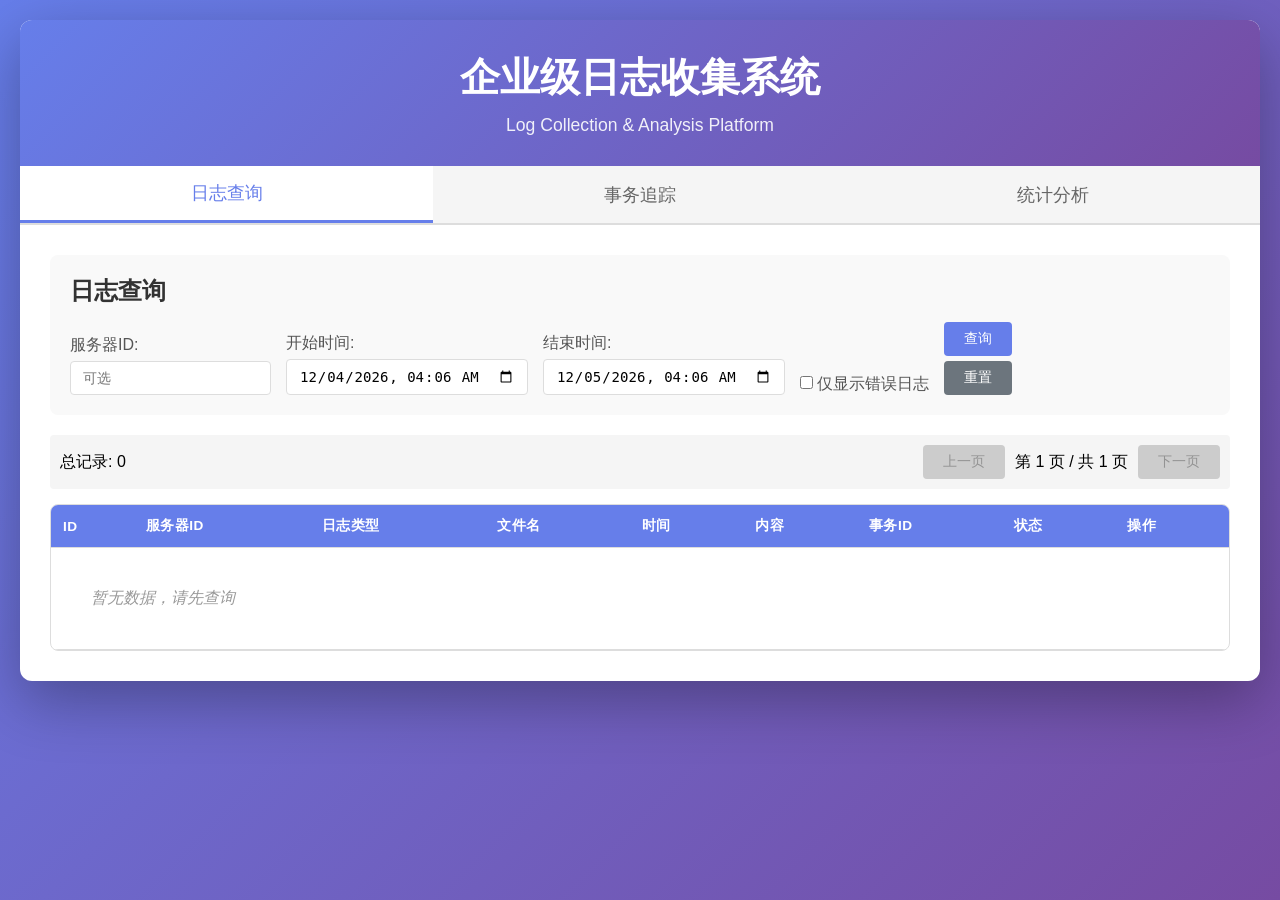
<file: src/main/resources/static/index.html>
<!DOCTYPE html>
<html lang="zh-CN">
<head>
    <meta charset="UTF-8">
    <meta name="viewport" content="width=device-width, initial-scale=1.0">
    <title>企业级日志收集系统 - 日志查看</title>
    <link rel="stylesheet" href="styles.css">
</head>
<body>
    <div class="container">
        <header>
            <h1>企业级日志收集系统</h1>
            <p class="subtitle">Log Collection & Analysis Platform</p>
        </header>

        <nav class="tab-nav">
            <button class="tab-button active" onclick="showTab('logs')">日志查询</button>
            <button class="tab-button" onclick="showTab('transactions')">事务追踪</button>
            <button class="tab-button" onclick="showTab('statistics')">统计分析</button>
        </nav>

        <!-- Logs Tab -->
        <div id="logs-tab" class="tab-content active">
            <div class="filter-panel">
                <h2>日志查询</h2>
                <div class="filter-row">
                    <div class="filter-item">
                        <label for="serverId">服务器ID:</label>
                        <input type="number" id="serverId" placeholder="可选">
                    </div>
                    <div class="filter-item">
                        <label for="startTime">开始时间:</label>
                        <input type="datetime-local" id="startTime">
                    </div>
                    <div class="filter-item">
                        <label for="endTime">结束时间:</label>
                        <input type="datetime-local" id="endTime">
                    </div>
                    <div class="filter-item">
                        <label>
                            <input type="checkbox" id="errorOnly"> 仅显示错误日志
                        </label>
                    </div>
                    <div class="filter-item">
                        <button class="btn btn-primary" onclick="searchLogs()">查询</button>
                        <button class="btn btn-secondary" onclick="resetFilters()">重置</button>
                    </div>
                </div>
            </div>

            <div class="pagination-info">
                <span id="total-logs">总记录: 0</span>
                <div class="pagination-controls">
                    <button class="btn" onclick="previousPage()" id="prev-btn" disabled>上一页</button>
                    <span id="page-info">第 1 页 / 共 1 页</span>
                    <button class="btn" onclick="nextPage()" id="next-btn" disabled>下一页</button>
                </div>
            </div>

            <div class="table-container">
                <table class="data-table">
                    <thead>
                        <tr>
                            <th>ID</th>
                            <th>服务器ID</th>
                            <th>日志类型</th>
                            <th>文件名</th>
                            <th>时间</th>
                            <th>内容</th>
                            <th>事务ID</th>
                            <th>状态</th>
                            <th>操作</th>
                        </tr>
                    </thead>
                    <tbody id="logs-tbody">
                        <tr>
                            <td colspan="9" class="no-data">暂无数据，请先查询</td>
                        </tr>
                    </tbody>
                </table>
            </div>
        </div>

        <!-- Transactions Tab -->
        <div id="transactions-tab" class="tab-content">
            <div class="filter-panel">
                <h2>事务追踪</h2>
                <div class="filter-row">
                    <div class="filter-item">
                        <label for="txStatus">状态:</label>
                        <select id="txStatus">
                            <option value="">全部</option>
                            <option value="SUCCESS">成功</option>
                            <option value="FAILED">失败</option>
                            <option value="TIMEOUT">超时</option>
                            <option value="IN_PROGRESS">进行中</option>
                        </select>
                    </div>
                    <div class="filter-item">
                        <label for="txStartTime">开始时间:</label>
                        <input type="datetime-local" id="txStartTime">
                    </div>
                    <div class="filter-item">
                        <label for="txEndTime">结束时间:</label>
                        <input type="datetime-local" id="txEndTime">
                    </div>
                    <div class="filter-item">
                        <button class="btn btn-primary" onclick="searchTransactions()">查询</button>
                        <button class="btn btn-secondary" onclick="resetTxFilters()">重置</button>
                    </div>
                </div>
            </div>

            <div class="pagination-info">
                <span id="total-transactions">总记录: 0</span>
                <div class="pagination-controls">
                    <button class="btn" onclick="previousTxPage()" id="prev-tx-btn" disabled>上一页</button>
                    <span id="tx-page-info">第 1 页 / 共 1 页</span>
                    <button class="btn" onclick="nextTxPage()" id="next-tx-btn" disabled>下一页</button>
                </div>
            </div>

            <div class="table-container">
                <table class="data-table">
                    <thead>
                        <tr>
                            <th>事务ID</th>
                            <th>状态</th>
                            <th>源系统</th>
                            <th>目标系统</th>
                            <th>开始时间</th>
                            <th>结束时间</th>
                            <th>耗时(ms)</th>
                            <th>重试次数</th>
                            <th>操作</th>
                        </tr>
                    </thead>
                    <tbody id="transactions-tbody">
                        <tr>
                            <td colspan="9" class="no-data">暂无数据，请先查询</td>
                        </tr>
                    </tbody>
                </table>
            </div>
        </div>

        <!-- Statistics Tab -->
        <div id="statistics-tab" class="tab-content">
            <div class="filter-panel">
                <h2>统计分析</h2>
                <div class="filter-row">
                    <div class="filter-item">
                        <label for="statsStartTime">开始时间:</label>
                        <input type="datetime-local" id="statsStartTime">
                    </div>
                    <div class="filter-item">
                        <label for="statsEndTime">结束时间:</label>
                        <input type="datetime-local" id="statsEndTime">
                    </div>
                    <div class="filter-item">
                        <button class="btn btn-primary" onclick="loadStatistics()">查询统计</button>
                    </div>
                </div>
            </div>

            <div class="stats-grid">
                <div class="stat-card">
                    <h3>总日志数</h3>
                    <p class="stat-value" id="stat-total">0</p>
                </div>
                <div class="stat-card error">
                    <h3>错误日志</h3>
                    <p class="stat-value" id="stat-errors">0</p>
                </div>
                <div class="stat-card">
                    <h3>已解析</h3>
                    <p class="stat-value" id="stat-parsed">0</p>
                </div>
                <div class="stat-card">
                    <h3>未解析</h3>
                    <p class="stat-value" id="stat-unparsed">0</p>
                </div>
                <div class="stat-card">
                    <h3>错误率</h3>
                    <p class="stat-value" id="stat-error-rate">0%</p>
                </div>
            </div>
        </div>

        <!-- Modal for log details -->
        <div id="logModal" class="modal">
            <div class="modal-content">
                <span class="close" onclick="closeModal()">&times;</span>
                <h2>日志详情</h2>
                <div id="modal-body"></div>
            </div>
        </div>
    </div>

    <script src="app.js"></script>
</body>
</html>
</file>
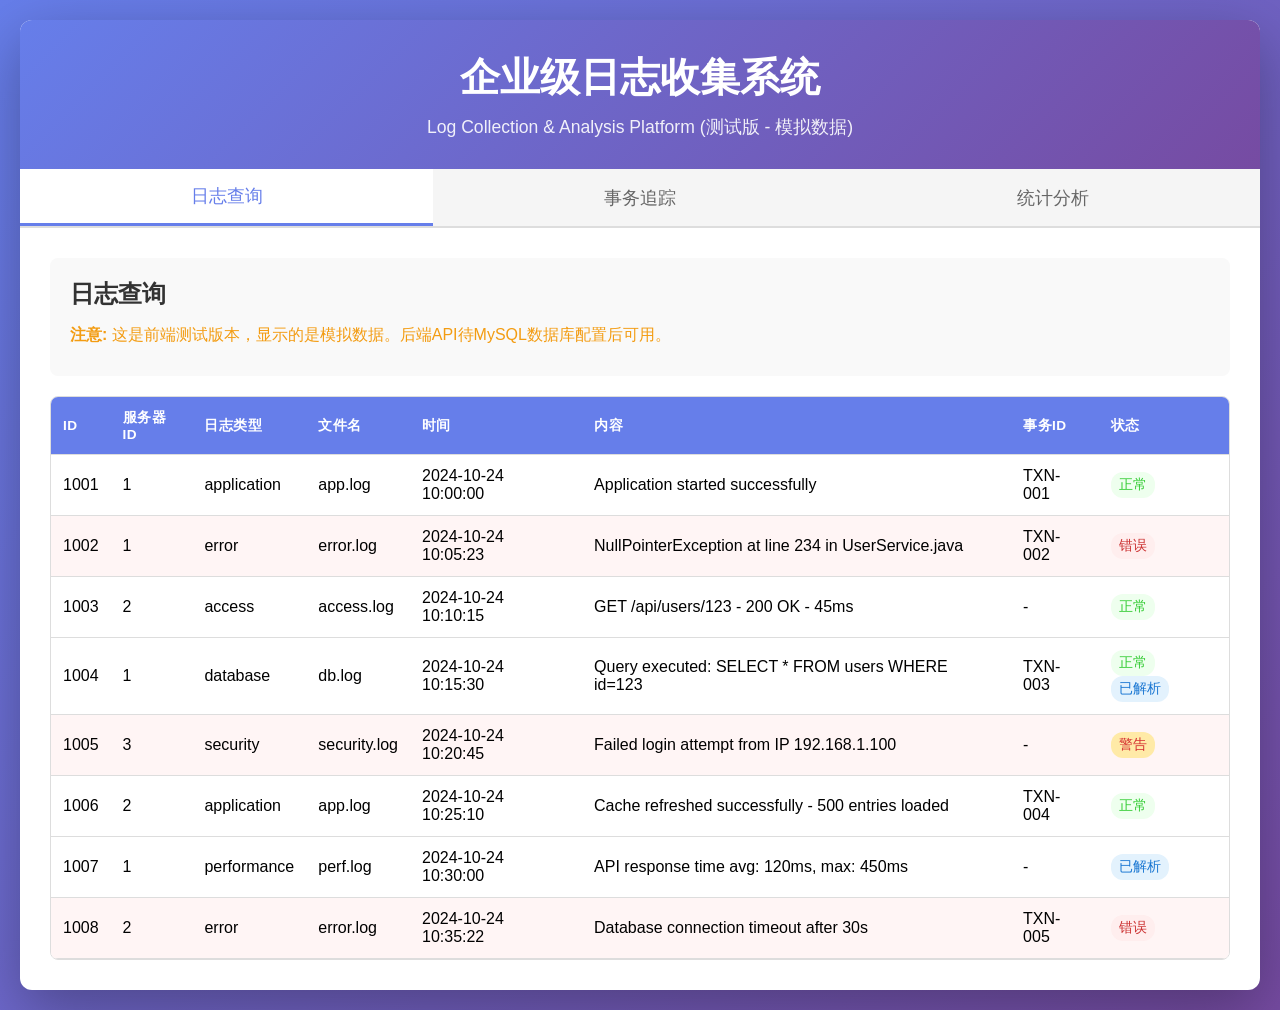
<file: test_frontend.html>
<!DOCTYPE html>
<html lang="zh-CN">
<head>
    <meta charset="UTF-8">
    <meta name="viewport" content="width=device-width, initial-scale=1.0">
    <title>企业级日志收集系统 - 日志查看 (测试版)</title>
    <style>
        * {
    margin: 0;
    padding: 0;
    box-sizing: border-box;
}

body {
    font-family: -apple-system, BlinkMacSystemFont, 'Segoe UI', 'Roboto', 'Helvetica Neue', Arial, sans-serif;
    background: linear-gradient(135deg, #667eea 0%, #764ba2 100%);
    min-height: 100vh;
    padding: 20px;
}

.container {
    max-width: 1400px;
    margin: 0 auto;
    background: white;
    border-radius: 12px;
    box-shadow: 0 20px 60px rgba(0, 0, 0, 0.3);
    overflow: hidden;
}

header {
    background: linear-gradient(135deg, #667eea 0%, #764ba2 100%);
    color: white;
    padding: 30px;
    text-align: center;
}

header h1 {
    font-size: 2.5em;
    margin-bottom: 10px;
}

.subtitle {
    font-size: 1.1em;
    opacity: 0.9;
}

.tab-nav {
    display: flex;
    background: #f5f5f5;
    border-bottom: 2px solid #ddd;
}

.tab-button {
    flex: 1;
    padding: 15px;
    border: none;
    background: transparent;
    cursor: pointer;
    font-size: 1.1em;
    font-weight: 500;
    transition: all 0.3s;
    color: #666;
}

.tab-button:hover {
    background: #e0e0e0;
}

.tab-button.active {
    background: white;
    color: #667eea;
    border-bottom: 3px solid #667eea;
}

.tab-content {
    display: none;
    padding: 30px;
}

.tab-content.active {
    display: block;
}

.filter-panel {
    background: #f9f9f9;
    padding: 20px;
    border-radius: 8px;
    margin-bottom: 20px;
}

.filter-panel h2 {
    margin-bottom: 15px;
    color: #333;
}

.filter-row {
    display: flex;
    gap: 15px;
    flex-wrap: wrap;
    align-items: flex-end;
}

.filter-item {
    display: flex;
    flex-direction: column;
    gap: 5px;
}

.filter-item label {
    font-weight: 500;
    color: #555;
}

.filter-item input,
.filter-item select {
    padding: 8px 12px;
    border: 1px solid #ddd;
    border-radius: 4px;
    font-size: 14px;
}

.filter-item input[type="checkbox"] {
    width: auto;
}

.btn {
    padding: 8px 20px;
    border: none;
    border-radius: 4px;
    cursor: pointer;
    font-size: 14px;
    font-weight: 500;
    transition: all 0.3s;
}

.btn-primary {
    background: #667eea;
    color: white;
}

.btn-primary:hover {
    background: #5568d3;
}

.btn-secondary {
    background: #6c757d;
    color: white;
}

.btn-secondary:hover {
    background: #5a6268;
}

.table-container {
    overflow-x: auto;
    border: 1px solid #ddd;
    border-radius: 8px;
}

.data-table {
    width: 100%;
    border-collapse: collapse;
}

.data-table thead {
    background: #667eea;
    color: white;
}

.data-table th,
.data-table td {
    padding: 12px;
    text-align: left;
    border-bottom: 1px solid #ddd;
}

.data-table th {
    font-weight: 600;
    text-transform: uppercase;
    font-size: 0.85em;
    letter-spacing: 0.5px;
}

.data-table tbody tr:hover {
    background: #f5f5f5;
}

.data-table tbody tr.error-row {
    background: #fff5f5;
}

.badge {
    display: inline-block;
    padding: 4px 8px;
    border-radius: 12px;
    font-size: 0.85em;
    font-weight: 500;
}

.badge.error {
    background: #fee;
    color: #c33;
}

.badge.success {
    background: #efe;
    color: #3c3;
}

.badge.warning {
    background: #ffeaa7;
    color: #d63031;
}

.badge.info {
    background: #e3f2fd;
    color: #1976d2;
}

.stats-grid {
    display: grid;
    grid-template-columns: repeat(auto-fit, minmax(200px, 1fr));
    gap: 20px;
    margin-top: 20px;
}

.stat-card {
    background: linear-gradient(135deg, #667eea 0%, #764ba2 100%);
    color: white;
    padding: 25px;
    border-radius: 8px;
    box-shadow: 0 4px 6px rgba(0, 0, 0, 0.1);
}

.stat-card.error {
    background: linear-gradient(135deg, #f093fb 0%, #f5576c 100%);
}

.stat-card h3 {
    font-size: 0.9em;
    text-transform: uppercase;
    letter-spacing: 1px;
    margin-bottom: 10px;
    opacity: 0.9;
}

.stat-value {
    font-size: 2.5em;
    font-weight: bold;
}

.action-btn {
    padding: 4px 12px;
    font-size: 0.85em;
    margin-right: 5px;
}
    </style>
</head>
<body>
    <div class="container">
        <header>
            <h1>企业级日志收集系统</h1>
            <p class="subtitle">Log Collection & Analysis Platform (测试版 - 模拟数据)</p>
        </header>

        <nav class="tab-nav">
            <button class="tab-button active" onclick="showTab('logs')">日志查询</button>
            <button class="tab-button" onclick="showTab('transactions')">事务追踪</button>
            <button class="tab-button" onclick="showTab('statistics')">统计分析</button>
        </nav>

        <!-- Logs Tab -->
        <div id="logs-tab" class="tab-content active">
            <div class="filter-panel">
                <h2>日志查询</h2>
                <p style="color: #f39c12; margin-bottom: 10px;">
                    <strong>注意:</strong> 这是前端测试版本，显示的是模拟数据。后端API待MySQL数据库配置后可用。
                </p>
            </div>

            <div class="table-container">
                <table class="data-table">
                    <thead>
                        <tr>
                            <th>ID</th>
                            <th>服务器ID</th>
                            <th>日志类型</th>
                            <th>文件名</th>
                            <th>时间</th>
                            <th>内容</th>
                            <th>事务ID</th>
                            <th>状态</th>
                        </tr>
                    </thead>
                    <tbody>
                        <tr>
                            <td>1001</td>
                            <td>1</td>
                            <td>application</td>
                            <td>app.log</td>
                            <td>2024-10-24 10:00:00</td>
                            <td>Application started successfully</td>
                            <td>TXN-001</td>
                            <td><span class="badge success">正常</span></td>
                        </tr>
                        <tr class="error-row">
                            <td>1002</td>
                            <td>1</td>
                            <td>error</td>
                            <td>error.log</td>
                            <td>2024-10-24 10:05:23</td>
                            <td>NullPointerException at line 234 in UserService.java</td>
                            <td>TXN-002</td>
                            <td><span class="badge error">错误</span></td>
                        </tr>
                        <tr>
                            <td>1003</td>
                            <td>2</td>
                            <td>access</td>
                            <td>access.log</td>
                            <td>2024-10-24 10:10:15</td>
                            <td>GET /api/users/123 - 200 OK - 45ms</td>
                            <td>-</td>
                            <td><span class="badge success">正常</span></td>
                        </tr>
                        <tr>
                            <td>1004</td>
                            <td>1</td>
                            <td>database</td>
                            <td>db.log</td>
                            <td>2024-10-24 10:15:30</td>
                            <td>Query executed: SELECT * FROM users WHERE id=123</td>
                            <td>TXN-003</td>
                            <td><span class="badge success">正常</span> <span class="badge info">已解析</span></td>
                        </tr>
                        <tr class="error-row">
                            <td>1005</td>
                            <td>3</td>
                            <td>security</td>
                            <td>security.log</td>
                            <td>2024-10-24 10:20:45</td>
                            <td>Failed login attempt from IP 192.168.1.100</td>
                            <td>-</td>
                            <td><span class="badge warning">警告</span></td>
                        </tr>
                        <tr>
                            <td>1006</td>
                            <td>2</td>
                            <td>application</td>
                            <td>app.log</td>
                            <td>2024-10-24 10:25:10</td>
                            <td>Cache refreshed successfully - 500 entries loaded</td>
                            <td>TXN-004</td>
                            <td><span class="badge success">正常</span></td>
                        </tr>
                        <tr>
                            <td>1007</td>
                            <td>1</td>
                            <td>performance</td>
                            <td>perf.log</td>
                            <td>2024-10-24 10:30:00</td>
                            <td>API response time avg: 120ms, max: 450ms</td>
                            <td>-</td>
                            <td><span class="badge info">已解析</span></td>
                        </tr>
                        <tr class="error-row">
                            <td>1008</td>
                            <td>2</td>
                            <td>error</td>
                            <td>error.log</td>
                            <td>2024-10-24 10:35:22</td>
                            <td>Database connection timeout after 30s</td>
                            <td>TXN-005</td>
                            <td><span class="badge error">错误</span></td>
                        </tr>
                    </tbody>
                </table>
            </div>
        </div>

        <!-- Transactions Tab -->
        <div id="transactions-tab" class="tab-content">
            <div class="filter-panel">
                <h2>事务追踪</h2>
                <p style="color: #f39c12; margin-bottom: 10px;">
                    <strong>注意:</strong> 这是前端测试版本，显示的是模拟数据。
                </p>
            </div>

            <div class="table-container">
                <table class="data-table">
                    <thead>
                        <tr>
                            <th>事务ID</th>
                            <th>状态</th>
                            <th>源系统</th>
                            <th>目标系统</th>
                            <th>开始时间</th>
                            <th>结束时间</th>
                            <th>耗时(ms)</th>
                            <th>重试次数</th>
                        </tr>
                    </thead>
                    <tbody>
                        <tr>
                            <td>TXN-001</td>
                            <td><span class="badge success">成功</span></td>
                            <td>frontend</td>
                            <td>backend</td>
                            <td>2024-10-24 10:00:00</td>
                            <td>2024-10-24 10:00:05</td>
                            <td>5000</td>
                            <td>0</td>
                        </tr>
                        <tr>
                            <td>TXN-002</td>
                            <td><span class="badge error">失败</span></td>
                            <td>backend</td>
                            <td>database</td>
                            <td>2024-10-24 10:05:20</td>
                            <td>2024-10-24 10:05:25</td>
                            <td>5200</td>
                            <td>2</td>
                        </tr>
                        <tr>
                            <td>TXN-003</td>
                            <td><span class="badge success">成功</span></td>
                            <td>frontend</td>
                            <td>cache</td>
                            <td>2024-10-24 10:15:28</td>
                            <td>2024-10-24 10:15:30</td>
                            <td>2000</td>
                            <td>0</td>
                        </tr>
                        <tr>
                            <td>TXN-004</td>
                            <td><span class="badge success">成功</span></td>
                            <td>scheduler</td>
                            <td>cache</td>
                            <td>2024-10-24 10:25:05</td>
                            <td>2024-10-24 10:25:10</td>
                            <td>5000</td>
                            <td>0</td>
                        </tr>
                        <tr>
                            <td>TXN-005</td>
                            <td><span class="badge warning">超时</span></td>
                            <td>backend</td>
                            <td>database</td>
                            <td>2024-10-24 10:35:00</td>
                            <td>2024-10-24 10:35:30</td>
                            <td>30000</td>
                            <td>3</td>
                        </tr>
                        <tr>
                            <td>TXN-006</td>
                            <td><span class="badge info">进行中</span></td>
                            <td>frontend</td>
                            <td>backend</td>
                            <td>2024-10-24 10:40:00</td>
                            <td>-</td>
                            <td>-</td>
                            <td>0</td>
                        </tr>
                    </tbody>
                </table>
            </div>
        </div>

        <!-- Statistics Tab -->
        <div id="statistics-tab" class="tab-content">
            <div class="filter-panel">
                <h2>统计分析</h2>
                <p style="color: #f39c12; margin-bottom: 10px;">
                    <strong>注意:</strong> 这是前端测试版本，显示的是模拟数据。
                </p>
            </div>

            <div class="stats-grid">
                <div class="stat-card">
                    <h3>总日志数</h3>
                    <p class="stat-value">10,234</p>
                </div>
                <div class="stat-card error">
                    <h3>错误日志</h3>
                    <p class="stat-value">156</p>
                </div>
                <div class="stat-card">
                    <h3>已解析</h3>
                    <p class="stat-value">9,500</p>
                </div>
                <div class="stat-card">
                    <h3>未解析</h3>
                    <p class="stat-value">734</p>
                </div>
                <div class="stat-card">
                    <h3>错误率</h3>
                    <p class="stat-value">1.52%</p>
                </div>
            </div>
        </div>
    </div>

    <script>
        // Tab switching
        function showTab(tabName) {
            // Hide all tabs
            document.querySelectorAll('.tab-content').forEach(tab => {
                tab.classList.remove('active');
            });
            document.querySelectorAll('.tab-button').forEach(btn => {
                btn.classList.remove('active');
            });

            // Show selected tab
            document.getElementById(`${tabName}-tab`).classList.add('active');
            event.target.classList.add('active');
        }
    </script>
</body>
</html>
</file>
<file: src/main/resources/static/styles.css>
* {
    margin: 0;
    padding: 0;
    box-sizing: border-box;
}

body {
    font-family: -apple-system, BlinkMacSystemFont, 'Segoe UI', 'Roboto', 'Helvetica Neue', Arial, sans-serif;
    background: linear-gradient(135deg, #667eea 0%, #764ba2 100%);
    min-height: 100vh;
    padding: 20px;
}

.container {
    max-width: 1400px;
    margin: 0 auto;
    background: white;
    border-radius: 12px;
    box-shadow: 0 20px 60px rgba(0, 0, 0, 0.3);
    overflow: hidden;
}

header {
    background: linear-gradient(135deg, #667eea 0%, #764ba2 100%);
    color: white;
    padding: 30px;
    text-align: center;
}

header h1 {
    font-size: 2.5em;
    margin-bottom: 10px;
}

.subtitle {
    font-size: 1.1em;
    opacity: 0.9;
}

.tab-nav {
    display: flex;
    background: #f5f5f5;
    border-bottom: 2px solid #ddd;
}

.tab-button {
    flex: 1;
    padding: 15px;
    border: none;
    background: transparent;
    cursor: pointer;
    font-size: 1.1em;
    font-weight: 500;
    transition: all 0.3s;
    color: #666;
}

.tab-button:hover {
    background: #e0e0e0;
}

.tab-button.active {
    background: white;
    color: #667eea;
    border-bottom: 3px solid #667eea;
}

.tab-content {
    display: none;
    padding: 30px;
}

.tab-content.active {
    display: block;
}

.filter-panel {
    background: #f9f9f9;
    padding: 20px;
    border-radius: 8px;
    margin-bottom: 20px;
}

.filter-panel h2 {
    margin-bottom: 15px;
    color: #333;
}

.filter-row {
    display: flex;
    gap: 15px;
    flex-wrap: wrap;
    align-items: flex-end;
}

.filter-item {
    display: flex;
    flex-direction: column;
    gap: 5px;
}

.filter-item label {
    font-weight: 500;
    color: #555;
}

.filter-item input,
.filter-item select {
    padding: 8px 12px;
    border: 1px solid #ddd;
    border-radius: 4px;
    font-size: 14px;
}

.filter-item input[type="checkbox"] {
    width: auto;
}

.btn {
    padding: 8px 20px;
    border: none;
    border-radius: 4px;
    cursor: pointer;
    font-size: 14px;
    font-weight: 500;
    transition: all 0.3s;
}

.btn-primary {
    background: #667eea;
    color: white;
}

.btn-primary:hover {
    background: #5568d3;
}

.btn-secondary {
    background: #6c757d;
    color: white;
}

.btn-secondary:hover {
    background: #5a6268;
}

.btn:disabled {
    background: #ccc;
    cursor: not-allowed;
}

.pagination-info {
    display: flex;
    justify-content: space-between;
    align-items: center;
    margin-bottom: 15px;
    padding: 10px;
    background: #f5f5f5;
    border-radius: 4px;
}

.pagination-controls {
    display: flex;
    gap: 10px;
    align-items: center;
}

.table-container {
    overflow-x: auto;
    border: 1px solid #ddd;
    border-radius: 8px;
}

.data-table {
    width: 100%;
    border-collapse: collapse;
}

.data-table thead {
    background: #667eea;
    color: white;
}

.data-table th,
.data-table td {
    padding: 12px;
    text-align: left;
    border-bottom: 1px solid #ddd;
}

.data-table th {
    font-weight: 600;
    text-transform: uppercase;
    font-size: 0.85em;
    letter-spacing: 0.5px;
}

.data-table tbody tr:hover {
    background: #f5f5f5;
}

.data-table tbody tr.error-row {
    background: #fff5f5;
}

.no-data {
    text-align: center;
    padding: 40px !important;
    color: #999;
    font-style: italic;
}

.badge {
    display: inline-block;
    padding: 4px 8px;
    border-radius: 12px;
    font-size: 0.85em;
    font-weight: 500;
}

.badge.error {
    background: #fee;
    color: #c33;
}

.badge.success {
    background: #efe;
    color: #3c3;
}

.badge.warning {
    background: #ffeaa7;
    color: #d63031;
}

.badge.info {
    background: #e3f2fd;
    color: #1976d2;
}

.stats-grid {
    display: grid;
    grid-template-columns: repeat(auto-fit, minmax(200px, 1fr));
    gap: 20px;
    margin-top: 20px;
}

.stat-card {
    background: linear-gradient(135deg, #667eea 0%, #764ba2 100%);
    color: white;
    padding: 25px;
    border-radius: 8px;
    box-shadow: 0 4px 6px rgba(0, 0, 0, 0.1);
}

.stat-card.error {
    background: linear-gradient(135deg, #f093fb 0%, #f5576c 100%);
}

.stat-card h3 {
    font-size: 0.9em;
    text-transform: uppercase;
    letter-spacing: 1px;
    margin-bottom: 10px;
    opacity: 0.9;
}

.stat-value {
    font-size: 2.5em;
    font-weight: bold;
}

.modal {
    display: none;
    position: fixed;
    z-index: 1000;
    left: 0;
    top: 0;
    width: 100%;
    height: 100%;
    background-color: rgba(0, 0, 0, 0.5);
}

.modal-content {
    background-color: white;
    margin: 5% auto;
    padding: 30px;
    border-radius: 8px;
    width: 80%;
    max-width: 800px;
    max-height: 80vh;
    overflow-y: auto;
}

.close {
    color: #aaa;
    float: right;
    font-size: 28px;
    font-weight: bold;
    cursor: pointer;
}

.close:hover {
    color: #000;
}

.detail-row {
    margin: 15px 0;
    padding: 10px;
    background: #f9f9f9;
    border-radius: 4px;
}

.detail-row strong {
    display: inline-block;
    width: 150px;
    color: #667eea;
}

.log-content {
    background: #1e1e1e;
    color: #d4d4d4;
    padding: 15px;
    border-radius: 4px;
    font-family: 'Courier New', monospace;
    white-space: pre-wrap;
    word-break: break-all;
    margin-top: 10px;
}

.action-btn {
    padding: 4px 12px;
    font-size: 0.85em;
    margin-right: 5px;
}
</file>
